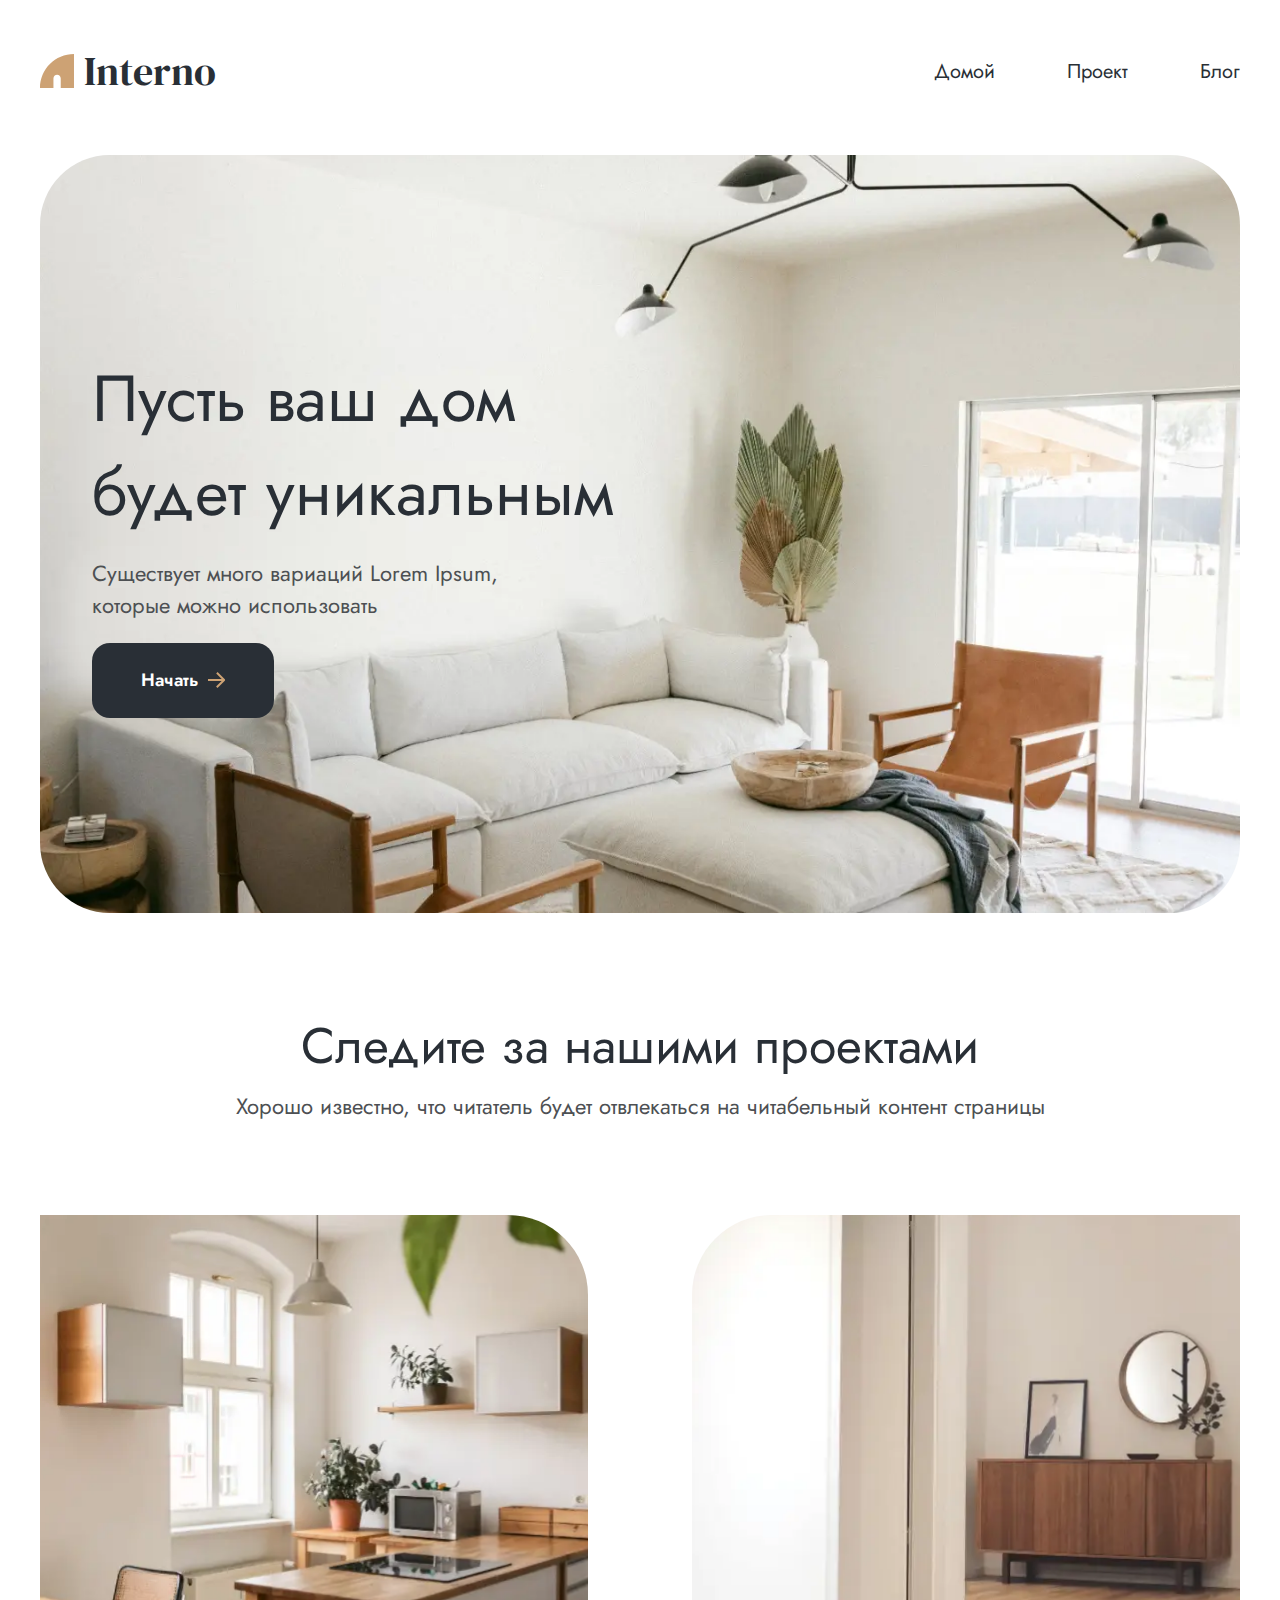
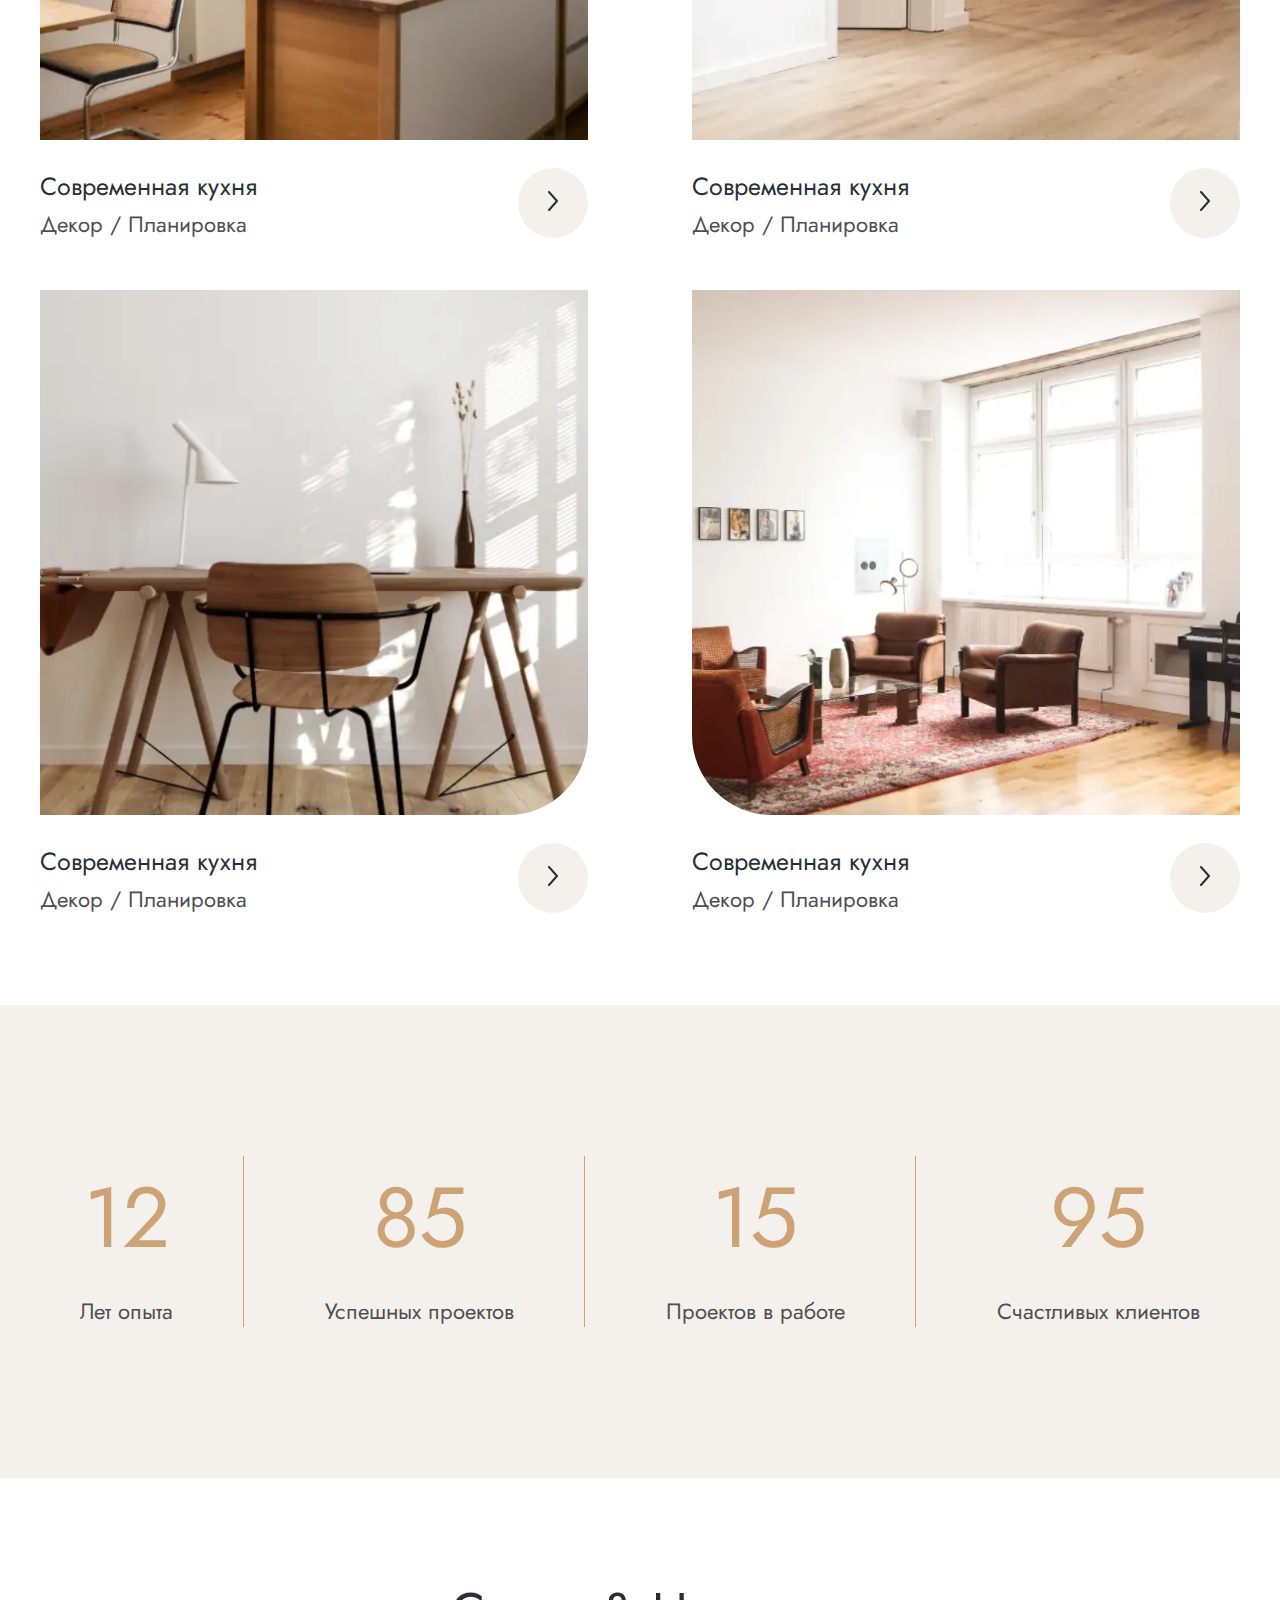
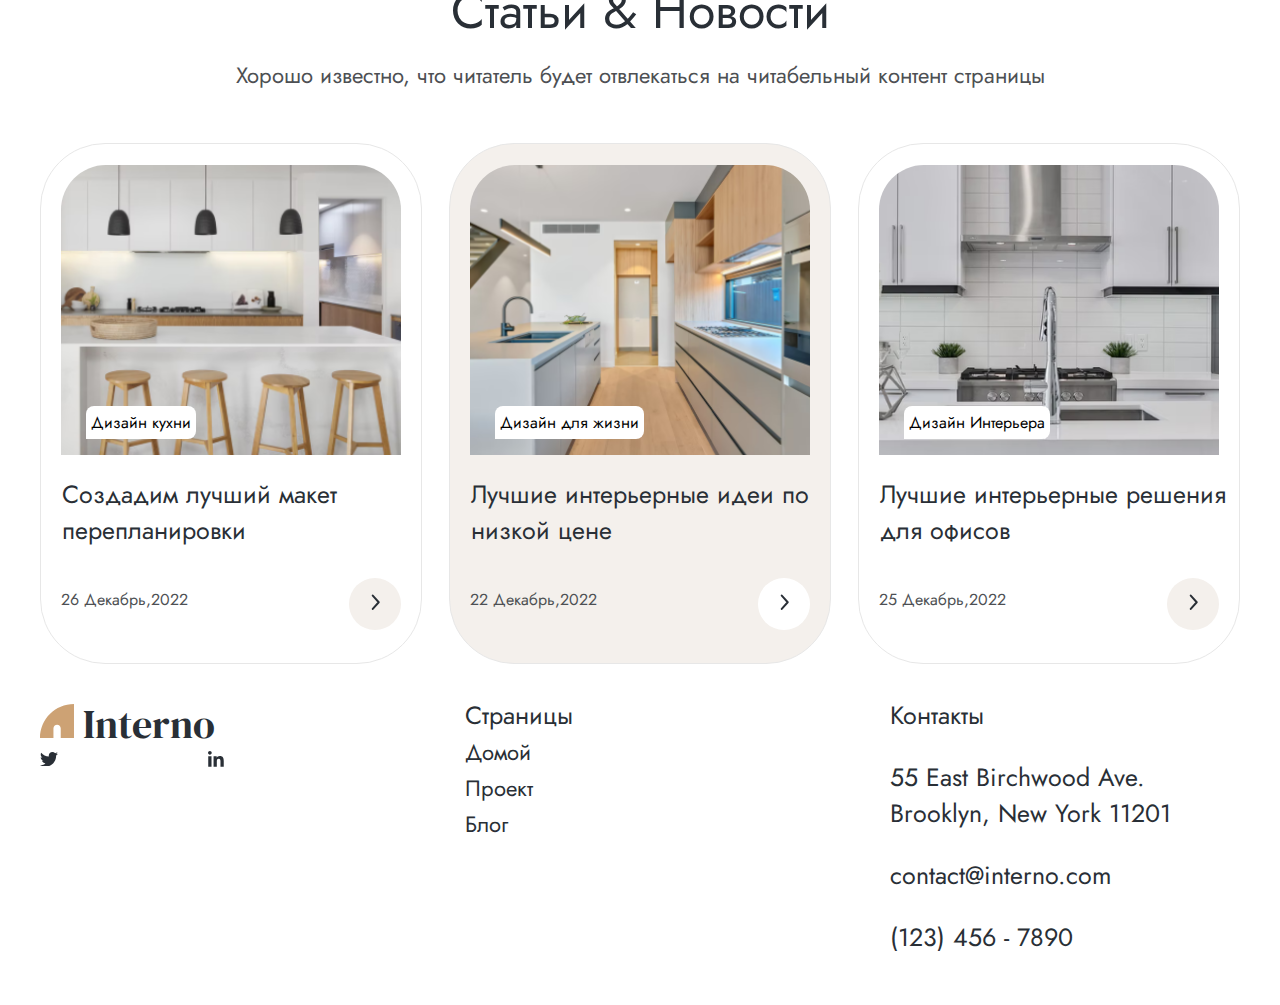
<file: index.html>
<!DOCTYPE html>
<html lang="en">
  <head>
    <meta charset="UTF-8" />
    <meta name="viewport" content="width=device-width, initial-scale=1.0" />
    <link rel="stylesheet" href="style.css" />
    <link rel="preconnect" href="https://fonts.googleapis.com" />
    <link rel="preconnect" href="https://fonts.gstatic.com" crossorigin />
    <link
      href="https://fonts.googleapis.com/css2?family=DM+Serif+Display:ital@0;1&family=Lato:wght@100;300;400;700;900&display=swap"
      rel="stylesheet"
    />
    <link rel="preconnect" href="https://fonts.googleapis.com" />
    <link rel="preconnect" href="https://fonts.gstatic.com" crossorigin />
    <link
      href="https://fonts.googleapis.com/css2?family=DM+Serif+Display:ital@0;1&family=Jost:ital,wght@0,100..900;1,100..900&family=Lato:wght@100;300;400;700;900&display=swap"
      rel="stylesheet"
    />
    <title>Document</title>
  </head>
  <body>
    <header class="header center">
      <div class="head-nav_left">
        <svg
          width="33.997559"
          height="34.000244"
          viewBox="0 0 33.9976 34.0002"
          fill="none"
          xmlns="http://www.w3.org/2000/svg"
          xmlns:xlink="http://www.w3.org/1999/xlink"
        >
          <defs />
          <path
            d="M0 34L13.45 34L13.45 24.49C13.45 22.48 15.08 20.85 17.1 20.85C19.11 20.85 20.74 22.48 20.74 24.49L20.74 34L33.99 34L33.99 0C15.22 0 0 15.22 0 34Z"
            fill="#CDA274"
            fill-opacity="1.000000"
            fill-rule="nonzero"
          />
        </svg>
        <p class="head-nav_left-text">Interno</p>
      </div>
      <div class="head-nav_right">
        <p class="head-nav_right-text"><a href="#"></a>Домой</p>
        <p class="head-nav_right-text"><a href="#"></a>Проект</p>
        <p class="head-nav_right-text"><a href="#"></a>Блог</p>
      </div>
    </header>
    <main>
      <div class="firstPart center">
        <div class="firstPart_box">
          <h1 class="firstPart_h1">
            Пусть ваш дом <br />
            будет уникальным
          </h1>
          <p class="firstPart_p">
            Существует много вариаций Lorem Ipsum,<br />
            которые можно использовать
          </p>
          <button class="firstPart_button">
            Начать
            <svg
              width="17.151123"
              height="16.005859"
              viewBox="0 0 17.1511 16.0059"
              fill="none"
              xmlns="http://www.w3.org/2000/svg"
              xmlns:xlink="http://www.w3.org/1999/xlink"
            >
              <defs />
              <path
                d="M1 7.93L14.73 7.8M9.62 1.41L16.15 7.93L9.49 14.59"
                stroke="#CDA274"
                stroke-opacity="1.000000"
                stroke-width="2.000000"
                stroke-linejoin="round"
                stroke-linecap="square"
              />
            </svg>
          </button>
        </div>
      </div>
      <div class="secondPart center">
        <div class="secondPart_text">
          <h1 class="secondPart_text-h">Следите за нашими проектами</h1>
          <p class="secondPart_text-p">
            Хорошо известно, что читатель будет отвлекаться на читабельный
            контент страницы
          </p>
        </div>
        <div class="secondPart_grid">
          <div class="secondPart_plate">
            <div class="secondPart_plate-pic PP1"></div>
            <div class="secondPart_plate-down">
              <div class="secondPart_plate-down-left">
                <div class="secondPart_plate-down_text">
                  <h3 class="secondPart_plate-down_text-h">
                    Современная кухня
                  </h3>
                  <p class="secondPart_plate-down_text-p">Декор / Планировка</p>
                </div>
              </div>
              <button class="secondPart_plate-down_button">
                <svg
                  width="10.004044"
                  height="20.008179"
                  viewBox="0 0 10.004 20.0082"
                  fill="none"
                  xmlns="http://www.w3.org/2000/svg"
                  xmlns:xlink="http://www.w3.org/1999/xlink"
                >
                  <defs />
                  <path
                    d="M1 19L9 10L1 1"
                    stroke="#292F36"
                    stroke-opacity="1.000000"
                    stroke-width="2.000000"
                    stroke-linejoin="round"
                    stroke-linecap="round"
                  />
                </svg>
              </button>
            </div>
          </div>
          <div class="secondPart_plate">
            <div class="secondPart_plate-pic PP2"></div>
            <div class="secondPart_plate-down">
              <div class="secondPart_plate-down-left">
                <div class="secondPart_plate-down_text">
                  <h3 class="secondPart_plate-down_text-h">
                    Современная кухня
                  </h3>
                  <p class="secondPart_plate-down_text-p">Декор / Планировка</p>
                </div>
              </div>
              <button class="secondPart_plate-down_button">
                <svg
                  width="10.004044"
                  height="20.008179"
                  viewBox="0 0 10.004 20.0082"
                  fill="none"
                  xmlns="http://www.w3.org/2000/svg"
                  xmlns:xlink="http://www.w3.org/1999/xlink"
                >
                  <defs />
                  <path
                    d="M1 19L9 10L1 1"
                    stroke="#292F36"
                    stroke-opacity="1.000000"
                    stroke-width="2.000000"
                    stroke-linejoin="round"
                    stroke-linecap="round"
                  />
                </svg>
              </button>
            </div>
          </div>
          <div class="secondPart_plate">
            <div class="secondPart_plate-pic PP3"></div>
            <div class="secondPart_plate-down">
              <div class="secondPart_plate-down-left">
                <div class="secondPart_plate-down_text">
                  <h3 class="secondPart_plate-down_text-h">
                    Современная кухня
                  </h3>
                  <p class="secondPart_plate-down_text-p">Декор / Планировка</p>
                </div>
              </div>
              <button class="secondPart_plate-down_button">
                <svg
                  width="10.004044"
                  height="20.008179"
                  viewBox="0 0 10.004 20.0082"
                  fill="none"
                  xmlns="http://www.w3.org/2000/svg"
                  xmlns:xlink="http://www.w3.org/1999/xlink"
                >
                  <defs />
                  <path
                    d="M1 19L9 10L1 1"
                    stroke="#292F36"
                    stroke-opacity="1.000000"
                    stroke-width="2.000000"
                    stroke-linejoin="round"
                    stroke-linecap="round"
                  />
                </svg>
              </button>
            </div>
          </div>
          <div class="secondPart_plate">
            <div class="secondPart_plate-pic PP4"></div>
            <div class="secondPart_plate-down">
              <div class="secondPart_plate-down-left">
                <div class="secondPart_plate-down_text">
                  <h3 class="secondPart_plate-down_text-h">
                    Современная кухня
                  </h3>
                  <p class="secondPart_plate-down_text-p">Декор / Планировка</p>
                </div>
              </div>
              <button class="secondPart_plate-down_button">
                <svg
                  width="10.004044"
                  height="20.008179"
                  viewBox="0 0 10.004 20.0082"
                  fill="none"
                  xmlns="http://www.w3.org/2000/svg"
                  xmlns:xlink="http://www.w3.org/1999/xlink"
                >
                  <defs />
                  <path
                    d="M1 19L9 10L1 1"
                    stroke="#292F36"
                    stroke-opacity="1.000000"
                    stroke-width="2.000000"
                    stroke-linejoin="round"
                    stroke-linecap="round"
                  />
                </svg>
              </button>
            </div>
          </div>
        </div>
      </div>
      <div class="thirdPart">
        <div class="thirdPart_box center">
          <div class="thirdPart_numbers">
            <h3 class="thirdPart_numbers_h">12</h3>
            <p class="thirdPart_numbers_p">Лет опыта</p>
          </div>
          <div class="thirdPart_numbers">
            <h3 class="thirdPart_numbers_h">85</h3>
            <p class="thirdPart_numbers_p">Успешных проектов</p>
          </div>
          <div class="thirdPart_numbers">
            <h3 class="thirdPart_numbers_h">15</h3>
            <p class="thirdPart_numbers_p">Проектов в работе</p>
          </div>
          <div class="thirdPart_numbers border-none">
            <h3 class="thirdPart_numbers_h">95</h3>
            <p class="thirdPart_numbers_p">Счастливых клиентов</p>
          </div>
        </div>
      </div>
      <div class="fourthPart center">
        <div class="fourthPart_text">
          <h2 class="fourthPart_text_h">Статьи & Новости</h2>
          <p class="fourthPart_text_p">
            Хорошо известно, что читатель будет отвлекаться на читабельный
            контент страницы
          </p>
        </div>
        <div class="fourthPart_adds">
          <article class="fourthPart_add-card">
            <div class="AP1">
              <p class="fourthPart_add-card_pp">Дизайн кухни</p>
            </div>
            <h3 class="fourthPart_add-card_h">
              Создадим лучший макет перепланировки
            </h3>
            <div class="fourthPart_add-card_down">
              <p class="fourthPart_add-card_down_p">26 Декабрь,2022</p>
              <button class="fourthPart_add-card_down_button">
                <svg
                  width="9"
                  height="16"
                  viewBox="0 0 9 16"
                  fill="none"
                  xmlns="http://www.w3.org/2000/svg"
                >
                  <path
                    d="M1.77142 14.9527L7.71428 8.267L1.77142 1.58128"
                    stroke="#292F36"
                    stroke-width="2"
                    stroke-linecap="round"
                    stroke-linejoin="round"
                  />
                </svg>
              </button>
            </div>
          </article>
          <article class="fourthPart_add-card second-child">
            <div class="AP2">
              <p class="fourthPart_add-card_pp">Дизайн для жизни</p>
            </div>
            <h3 class="fourthPart_add-card_h">
              Лучшие интерьерные идеи по низкой цене
            </h3>
            <div class="fourthPart_add-card_down">
              <p class="fourthPart_add-card_down_p">22 Декабрь,2022</p>
              <button
                class="fourthPart_add-card_down_button second-child-button"
              >
                <svg
                  width="9"
                  height="16"
                  viewBox="0 0 9 16"
                  fill="none"
                  xmlns="http://www.w3.org/2000/svg"
                >
                  <path
                    d="M1.77142 14.9527L7.71428 8.267L1.77142 1.58128"
                    stroke="#292F36"
                    stroke-width="2"
                    stroke-linecap="round"
                    stroke-linejoin="round"
                  />
                </svg>
              </button>
            </div>
          </article>
          <article class="fourthPart_add-card">
            <div class="AP3">
              <p class="fourthPart_add-card_pp">Дизайн Интерьера</p>
            </div>
            <h3 class="fourthPart_add-card_h">
              Лучшие интерьерные решения для офисов
            </h3>
            <div class="fourthPart_add-card_down">
              <p class="fourthPart_add-card_down_p">25 Декабрь,2022</p>
              <button class="fourthPart_add-card_down_button">
                <svg
                  width="9"
                  height="16"
                  viewBox="0 0 9 16"
                  fill="none"
                  xmlns="http://www.w3.org/2000/svg"
                >
                  <path
                    d="M1.77142 14.9527L7.71428 8.267L1.77142 1.58128"
                    stroke="#292F36"
                    stroke-width="2"
                    stroke-linecap="round"
                    stroke-linejoin="round"
                  />
                </svg>
              </button>
            </div>
          </article>
        </div>
      </div>
    </main>
    <footer class="footer_main center">
      <div class="footer_collection">
        <div class="footer_collection-part">
          <div class="footer_collection-part_social">
            <svg
              width="33.997559"
              height="34.000336"
              viewBox="0 0 33.9976 34.0003"
              fill="none"
              xmlns="http://www.w3.org/2000/svg"
              xmlns:xlink="http://www.w3.org/1999/xlink"
            >
              <defs />
              <path
                d="M0 34L13.45 34L13.45 24.49C13.45 22.48 15.08 20.85 17.1 20.85C19.11 20.85 20.74 22.48 20.74 24.49L20.74 34L33.99 34L33.99 0C15.22 0 0 15.22 0 34Z"
                fill="#CDA274"
                fill-opacity="1.000000"
                fill-rule="nonzero"
              />
            </svg>
            Interno
          </div>
          <div class="footer_collection-part_social_icons">
            <svg
              width="17.964844"
              height="14.589844"
              viewBox="0 0 17.9648 14.5898"
              fill="none"
              xmlns="http://www.w3.org/2000/svg"
              xmlns:xlink="http://www.w3.org/1999/xlink"
            >
              <defs />
              <path
                d="M17.96 1.72C17.47 2.46 16.83 3.09 16.13 3.62L16.13 4.11C16.13 9 12.44 14.58 5.66 14.58C3.55 14.58 1.61 13.99 0 12.93C0.28 12.97 0.56 13 0.87 13C2.6 13 4.18 12.41 5.44 11.42C3.83 11.39 2.46 10.33 2 8.85C2.25 8.89 2.46 8.92 2.7 8.92C3.02 8.92 3.37 8.85 3.65 8.78C1.96 8.43 0.7 6.96 0.7 5.16L0.7 5.13C1.19 5.41 1.79 5.55 2.39 5.58C1.37 4.92 0.73 3.79 0.73 2.53C0.73 1.82 0.91 1.19 1.23 0.66C3.05 2.88 5.8 4.35 8.85 4.53Q8.75 4.11 8.75 3.69C8.75 1.65 10.4 0 12.44 0C13.5 0 14.44 0.42 15.15 1.16C15.96 0.98 16.76 0.66 17.47 0.24C17.19 1.12 16.62 1.82 15.85 2.28C16.59 2.21 17.33 2 17.96 1.72Z"
                fill="#292F36"
                fill-opacity="1.000000"
                fill-rule="evenodd"
              />
            </svg>
            <svg
              width="15.750000"
              height="15.714844"
              viewBox="0 0 15.75 15.7148"
              fill="none"
              xmlns="http://www.w3.org/2000/svg"
              xmlns:xlink="http://www.w3.org/1999/xlink"
            >
              <defs />
              <path
                d="M3.76 1.86C3.76 2.91 2.91 3.79 1.86 3.79C0.84 3.79 0 2.91 0 1.86C0 0.84 0.84 0 1.86 0C2.91 0 3.76 0.84 3.76 1.86ZM15.75 15.71L12.48 15.71L12.48 10.61C12.48 9.38 12.44 7.83 10.75 7.83C9.07 7.83 8.82 9.14 8.82 10.51L8.82 15.71L5.55 15.71L5.55 5.2L8.68 5.2L8.68 6.64L8.71 6.64C9.17 5.83 10.23 4.95 11.81 4.95C15.11 4.95 15.75 7.13 15.75 9.94L15.75 15.71ZM3.51 5.2L3.51 15.71L0.24 15.71L0.24 5.2L3.51 5.2Z"
                fill="#292F36"
                fill-opacity="1.000000"
                fill-rule="evenodd"
              />
            </svg>
          </div>
        </div>
        <div class="footer_collection-part">
          <nav class="footer_collection-part_nav">
            Страницы
            <ol>
              <a class="footer_collection-part_nav_part" href="#">Домой </a>
            </ol>
            <ol>
              <a class="footer_collection-part_nav_part" href="#">Проект </a>
            </ol>
            <ol>
              <a class="footer_collection-part_nav_part" href="#">Блог</a>
            </ol>
          </nav>
        </div>
        <div class="footer_collection-part">
          <ol class="footer_collection-part_contacts">
            Контакты
            <li class="footer_collection-part_contacts-part">
              55 East Birchwood Ave. Brooklyn, New York 11201
            </li>
            <li class="footer_collection-part_contacts-part">
              contact@interno.com
            </li>
            <li class="footer_collection-part_contacts-part">
              (123) 456 - 7890
            </li>
          </ol>
        </div>
      </div>
    </footer>
  </body>
</html>
</file>
<file: style.css>
* {
  padding: 0;
  margin: 0;
  text-decoration: none;
  font-family: "Jost", sans-serif;
}

a {
  text-decoration: none;
}

.center {
  padding-left: calc(50% - 600px);
  padding-right: calc(50% - 600px);
}

.header {
  margin-top: 44px;
  display: flex;
  justify-content: space-between;
}

.head-nav_right {
  width: 306px;
  display: flex;
  align-items: center;
  justify-content: space-between;
  gap: 15px;
}
.head-nav_right-text {
  font-weight: 400;
  font-size: 20px;
  color: rgb(41, 47, 54);
}
.head-nav_left {
  display: flex;
  align-items: center;
  gap: 10px;
}
.head-nav_left-text {
  font-family: "DM Serif Display", serif;
  font-weight: 400;
  font-size: 40px;
  color: rgb(41, 47, 54);
}

.firstPart {
  padding-top: 57px;
}
.firstPart_box {
  background-image: url(pics/main.webp);
  border-radius: 70px;
  background-size: cover;
  background-position: center 47%;
  width: 1200px;
  height: 758px;
  display: flex;
  flex-direction: column;
  align-items: flex-start;
  justify-content: center;
}
.firstPart_h1 {
  font-weight: 400;
  font-size: 65px;
  color: rgb(41, 47, 54);
  padding-bottom: 18px;
  padding-left: 52px;
}
.firstPart_p {
  font-weight: 400;
  font-size: 22px;
  color: rgb(77, 80, 83);
  padding-bottom: 22px;
  padding-left: 52px;
}
.firstPart_button {
  margin-left: 52px;
  width: 182.14px;
  height: 75px;
  border-radius: 18px;
  border-style: none;
  background-color: rgb(41, 47, 54);
  display: flex;
  flex-direction: row;
  justify-content: center;
  align-items: center;
  gap: 10px;
  font-weight: 600;
  font-size: 18px;
  color: white;
}

.PP1 {
  background-image: url(pics/secondPart-1.webp);
  width: 548px;
  height: 525px;
  border-radius: 0 80px 0 0;
  background-size: 125%;
  background-position: 75% 53%;
  background-repeat: no-repeat;
}

.PP2 {
  background-image: url(pics/secondPart-2.webp);
  width: 548px;
  height: 525px;
  border-radius: 80px 0 0 0;
  background-size: 170%;
  background-position: 15% 55%;
  background-repeat: no-repeat;
}

.PP3 {
  background-image: url(pics/secondPart-3.webp);
  width: 548px;
  height: 525px;
  border-radius: 0 0 80px 0;
  background-size: 125%;
  background-position: 58% 55%;
  background-repeat: no-repeat;
}

.PP4 {
  background-image: url(pics/secondPart-4.webp);
  width: 548px;
  height: 525px;
  border-radius: 0 0 0 80px;
  background-size: 135%;
  background-position: 70% 48%;
  background-repeat: no-repeat;
}

.secondPart {
  padding-bottom: 96px;
}
.secondPart_text {
  padding-top: 96px;
  display: flex;
  gap: 8px;
  justify-content: center;
  flex-direction: column;
  align-items: center;
  padding-bottom: 93px;
}
.secondPart_text-h {
  font-weight: 400;
  font-size: 50px;
  color: rgb(41, 47, 54);
}
.secondPart_text-p {
  font-weight: 400;
  font-size: 22px;
  color: rgb(77, 80, 83);
}
.secondPart_grid {
  display: grid;
  grid-template-columns: 548px 548px;
  grid-template-rows: 619px 619px;
  gap: 56px 104px;
  grid-template-areas: ". ." ". .";
  justify-content: center;
}
.secondPart_plate-down {
  padding-top: 28px;
  display: flex;
  justify-content: space-between;
}
.secondPart_plate-down_text {
  display: flex;
  flex-direction: column;
  gap: 4px;
}
.secondPart_plate-down_text-h {
  font-weight: 400;
  font-size: 25px;
  color: rgb(41, 47, 54);
}
.secondPart_plate-down_text-p {
  font-weight: 400;
  font-size: 22px;
  color: rgb(77, 80, 83);
}
.secondPart_plate-down_button {
  width: 70px;
  height: 70px;
  background-color: rgb(244, 240, 236);
  border-radius: 90px;
  border: none;
}

.thirdPart {
  background-color: #F4F0EC;
}
.thirdPart_box {
  padding-top: 151px;
  padding-bottom: 151px;
  display: flex;
  justify-content: space-around;
}
.thirdPart_numbers {
  display: flex;
  flex-direction: column;
  align-items: center;
  gap: 16px;
  padding-right: 70px;
  border-right: #CDA274 1px solid;
}
.thirdPart_numbers_h {
  font-weight: 400;
  font-size: 85px;
  color: #CDA274;
}
.thirdPart_numbers_p {
  font-weight: 400;
  font-size: 22px;
  color: rgb(77, 80, 83);
}

.border-none {
  border: none;
  padding-right: 0px;
}

.AP1 {
  background-image: url(pics/add-pic-1.webp);
  width: 340px;
  height: 290px;
  border-radius: 45px 45px 0 0;
  background-size: 185%;
  background-position: 55% 55%;
  background-repeat: no-repeat;
  margin: 21px 21px 0px 21px;
}

.AP2 {
  background-image: url(pics/add-pic-2.webp);
  width: 340px;
  height: 290px;
  border-radius: 45px 45px 0 0;
  background-size: 170%;
  background-position: 50% 55%;
  background-repeat: no-repeat;
  margin: 21px 21px 0px 21px;
}

.AP3 {
  background-image: url(pics/add-pic-3.webp);
  width: 340px;
  height: 290px;
  border-radius: 45px 45px 0 0;
  background-size: 270%;
  background-position: 53% 45%;
  background-repeat: no-repeat;
  margin: 21px 21px 0px 21px;
}

.fourthPart_text {
  display: flex;
  flex-direction: column;
  align-items: center;
  gap: 12px;
  padding-top: 96px;
}
.fourthPart_text_h {
  font-weight: 400;
  font-size: 50px;
  color: rgb(41, 47, 54);
}
.fourthPart_text_p {
  font-weight: 400;
  font-size: 22px;
  color: rgb(77, 80, 83);
}
.fourthPart_add-card {
  width: 380px;
  height: 519px;
  border: 1px solid #E7E7E7;
  border-radius: 65px 65px 65px 65px;
  display: flex;
  flex-direction: column;
  align-items: center;
  position: relative;
}
.fourthPart_add-card_pp {
  position: absolute;
  top: 261.5px;
  left: 45px;
  background-color: white;
  border-radius: 8px 8px 8px 0px;
  padding: 5px;
}
.fourthPart_add-card_h {
  padding-left: 21px;
  padding-top: 21px;
  padding-bottom: 30px;
  font-weight: 400;
  font-size: 25px;
  color: #292F36;
}
.fourthPart_add-card_down {
  display: flex;
  gap: 65px;
  align-items: center;
}
.fourthPart_add-card_down_p {
  width: 223px;
  height: 33px;
  font-weight: 400;
  font-size: 16px;
  color: rgb(77, 80, 83);
}
.fourthPart_add-card_down_button {
  width: 52px;
  height: 52px;
  background-color: rgb(244, 240, 236);
  border-radius: 90px;
  border: none;
}
.fourthPart_adds {
  padding-top: 52px;
  display: flex;
  gap: 27px;
  padding-bottom: 33px;
}

.second-child {
  background-color: rgb(244, 240, 236);
}

.second-child-button {
  background-color: white;
}

.footer_collection {
  display: flex;
  justify-content: space-between;
  padding-bottom: 50px;
}
.footer_collection-part {
  width: 350px;
}
.footer_collection-part_social {
  font-family: "DM Serif Display", sans-serif;
  font-weight: 400;
  font-size: 40px;
  color: #292F36;
}
.footer_collection-part_social_icons {
  display: flex;
  gap: 150px;
  align-items: center;
}
.footer_collection-part_nav {
  font-weight: 400;
  font-size: 25px;
  color: #292F36;
}
.footer_collection-part_nav_part {
  font-weight: 400;
  font-size: 22px;
  color: #292F36;
}
.footer_collection-part_contacts {
  list-style-type: none;
  font-weight: 400;
  font-size: 25px;
  color: rgb(41, 47, 54);
  display: flex;
  flex-direction: column;
  gap: 26px;
}
.footer_collection-part_contacts_part {
  font-weight: 400;
  font-size: 22px;
  color: rgb(77, 80, 83);
}/*# sourceMappingURL=style.css.map */
</file>
